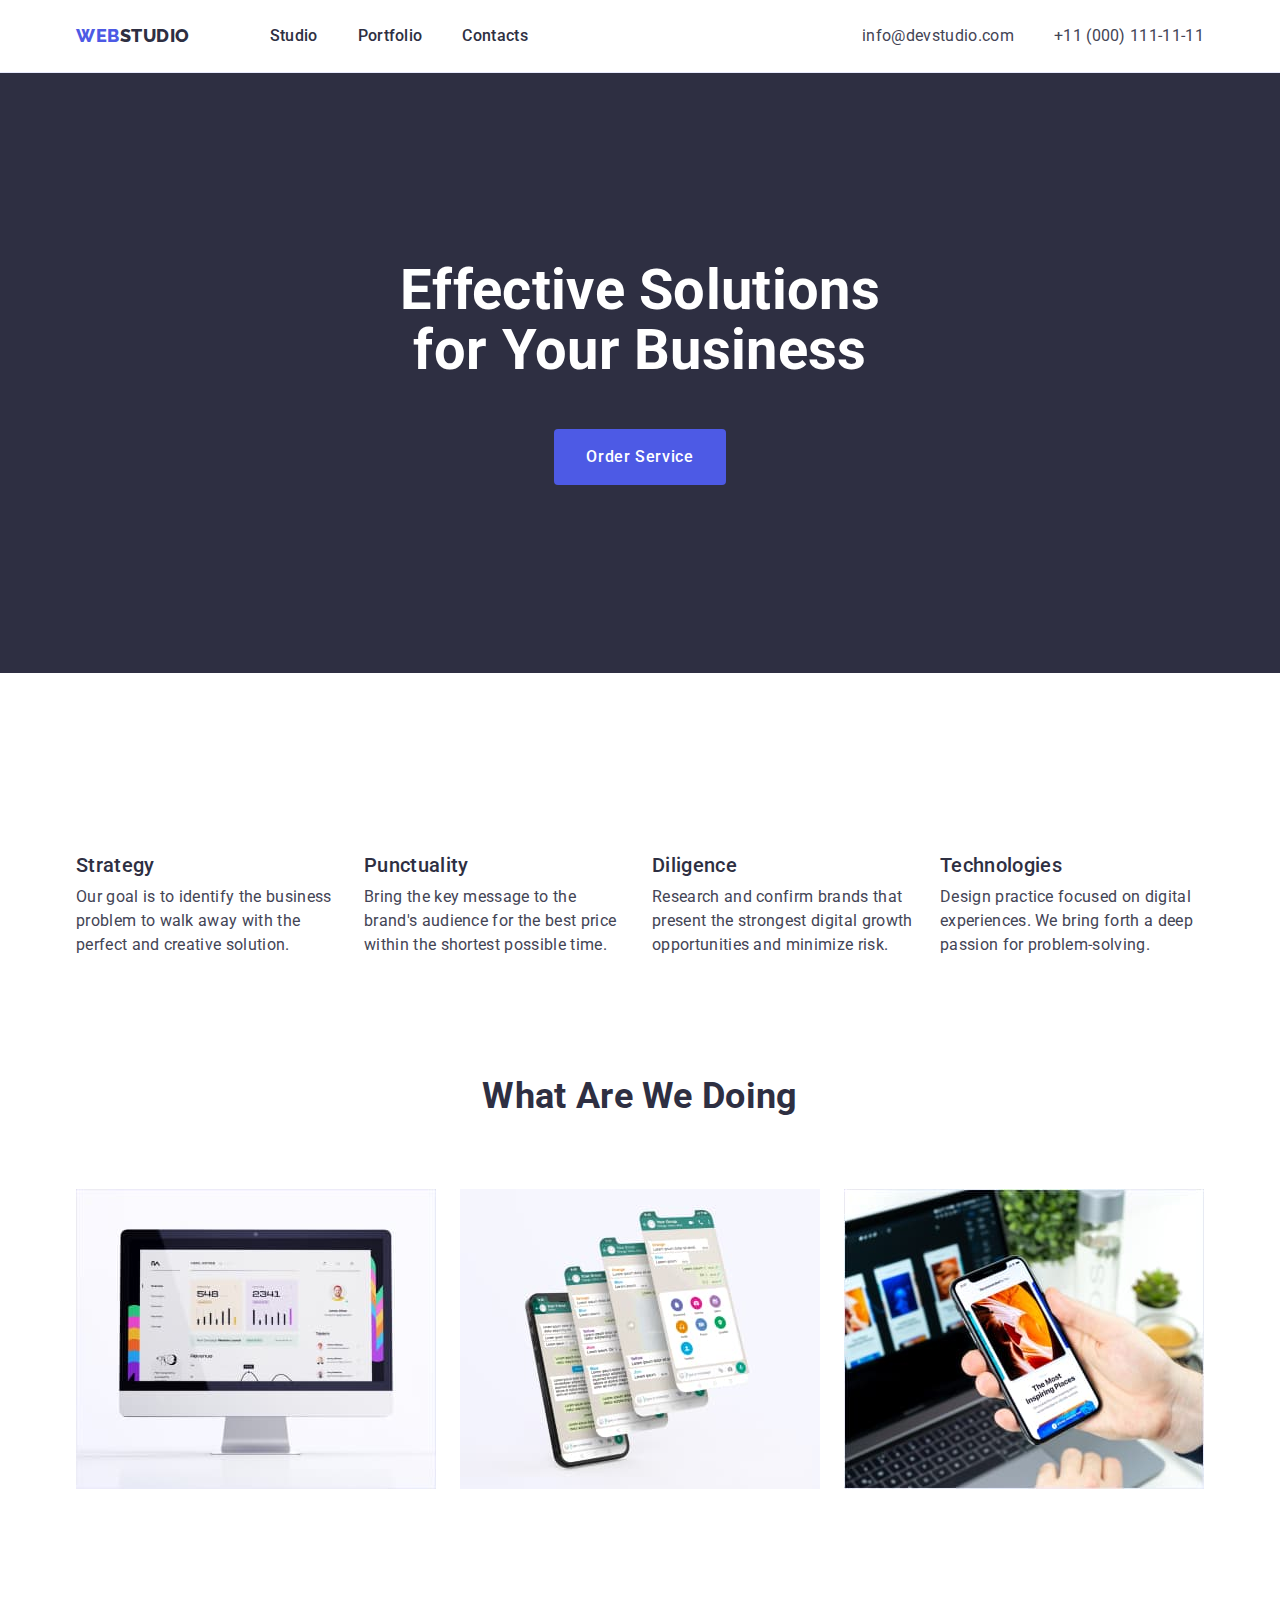
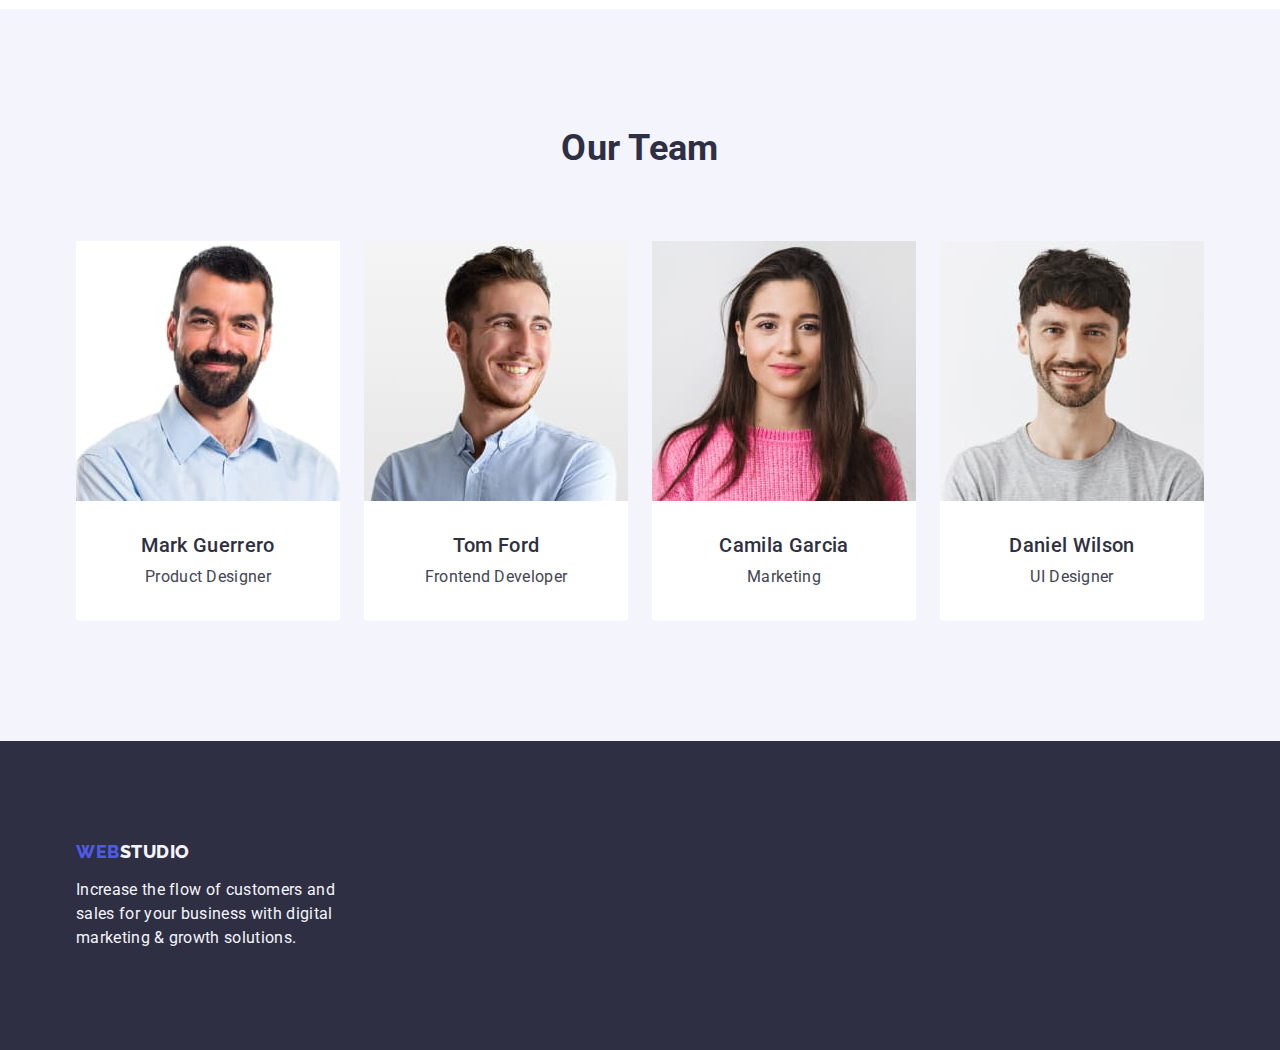
<file: index.html>
<!DOCTYPE html>
<html lang="en">
  <head>
    <meta charset="UTF-8" />
    <meta name="viewport" content="width=device-width, initial-scale=1.0" />
    <meta name="description" content="Web design studio" />
    <title>Web Studio</title>
    <link rel="preconnect" href="https://fonts.googleapis.com" />
    <link rel="preconnect" href="https://fonts.gstatic.com" crossorigin />
    <link
      href="https://fonts.googleapis.com/css2?family=Raleway:wght@800&family=Roboto:wght@400;500;700&display=swap"
      rel="stylesheet"
    />
    <link
      rel="stylesheet"
      href="https://cdn.jsdelivr.net/npm/modern-normalize@2.0.0/modern-normalize.min.css"
    />
    <link rel="stylesheet" href="./css/styles.css" />
  </head>
  <body>
    <!-- HEADER -->
    <header class="page-header">
      <div class="container page-header-container">
        <nav class="header-nav">
          <a class="logotype link" href="./index.html">
            Web<span class="header-logo-color">Studio</span>
          </a>
          <ul class="nav-menu list">
            <li class="nav-menu-item">
              <a class="nav-menu-link link" href="./index.html">Studio</a>
            </li>
            <li class="nav-menu-item">
              <a class="nav-menu-link link" href="./portfolio.html"
                >Portfolio</a
              >
            </li>
            <li class="nav-menu-item">
              <a class="nav-menu-link link" href="">Contacts</a>
            </li>
          </ul>
        </nav>
        <address class="contacts">
          <ul class="contacts-list list">
            <li>
              <a class="contacts-link link" href="mailto:info@devstudio.com"
                >info@devstudio.com</a
              >
            </li>
            <li>
              <a class="contacts-link link" href="tel:+110001111111"
                >+11 (000) 111-11-11</a
              >
            </li>
          </ul>
        </address>
      </div>
    </header>

    <main>
      <!-- HERO -->
      <section class="hero">
        <div class="container hero-container">
          <h1 class="hero-title">Effective Solutions for Your Business</h1>
          <button class="hero-btn" type="button">Order Service</button>
        </div>
      </section>
      <!-- BENEFITS -->
      <section class="benefits section">
        <div class="container">
          <h2 class="section-title visually-hidden">Our benefits</h2>
          <ul class="benefits-list list">
            <li class="benefits-list-item">
              <h3 class="benefits-list-title">Strategy</h3>
              <p class="benefits-text">
                Our goal is to identify the business problem to walk away with
                the perfect and creative solution.
              </p>
            </li>
            <li class="benefits-list-item">
              <h3 class="benefits-list-title">Punctuality</h3>
              <p class="benefits-text">
                Bring the key message to the brand's audience for the best price
                within the shortest possible time.
              </p>
            </li>
            <li class="benefits-list-item">
              <h3 class="benefits-list-title">Diligence</h3>
              <p class="benefits-text">
                Research and confirm brands that present the strongest digital
                growth opportunities and minimize risk.
              </p>
            </li>
            <li class="benefits-list-item">
              <h3 class="benefits-list-title">Technologies</h3>
              <p class="benefits-text">
                Design practice focused on digital experiences. We bring forth a
                deep passion for problem-solving.
              </p>
            </li>
          </ul>
        </div>
      </section>
      <!-- WHAT ARE WE DOING -->
      <section class="what-doing section">
        <div class="container">
          <h2 class="section-title">What are we doing</h2>
          <ul class="what-doing-list list">
            <li class="what-doing-list-item">
              <img
                src="./images/what-do/whatdo1.jpg"
                alt="monitor"
                width="360"
                height="300"
              />
            </li>
            <li class="what-doing-list-item">
              <img
                src="./images/what-do/whatdo2.jpg"
                alt="mobile phone"
                width="360"
                height="300"
              />
            </li>
            <li class="what-doing-list-item">
              <img
                src="./images/what-do/whatdo3.jpg"
                alt="laptop and mobile"
                width="360"
                height="300"
              />
            </li>
          </ul>
        </div>
      </section>
      <!-- OUR TEAM -->
      <section class="our-team section">
        <div class="container">
          <h2 class="section-title">Our Team</h2>
          <ul class="team-list list">
            <li class="team-list-item">
              <img
                src="./images/our-team/mark-guerrero.jpg"
                alt="man Mark Guerrero"
                width="264"
                height="260"
              />
              <div class="member-container">
                <h3 class="team-member-name">Mark Guerrero</h3>
                <p class="team-position">Product Designer</p>
              </div>
            </li>
            <li class="team-list-item">
              <img
                src="./images/our-team/tom-ford.jpg"
                alt="man Tom Ford"
                width="264"
                height="260"
              />
              <div class="member-container">
                <h3 class="team-member-name">Tom Ford</h3>
                <p class="team-position">Frontend Developer</p>
              </div>
            </li>
            <li class="team-list-item">
              <img
                src="./images/our-team/camila-garcia.jpg"
                alt="woman Camila Garcia"
                width="264"
                height="260"
              />
              <div class="member-container">
                <h3 class="team-member-name">Camila Garcia</h3>
                <p class="team-position">Marketing</p>
              </div>
            </li>
            <li class="team-list-item">
              <img
                src="./images/our-team/daniel-wilson.jpg"
                alt="man Daniel Wilson"
                width="264"
                height="260"
              />
              <div class="member-container">
                <h3 class="team-member-name">Daniel Wilson</h3>
                <p class="team-position">UI Designer</p>
              </div>
            </li>
          </ul>
        </div>
      </section>
    </main>
    <!-- FOOTER -->
    <footer class="page-footer">
      <div class="footer-container container">
        <a class="logotype link footer-logo" href="./index.html">
          Web<span class="footer-logo-color">Studio</span>
        </a>
        <p class="footer-text">
          Increase the flow of customers and sales for your business with
          digital marketing & growth solutions.
        </p>
      </div>
    </footer>
  </body>
</html>
</file>
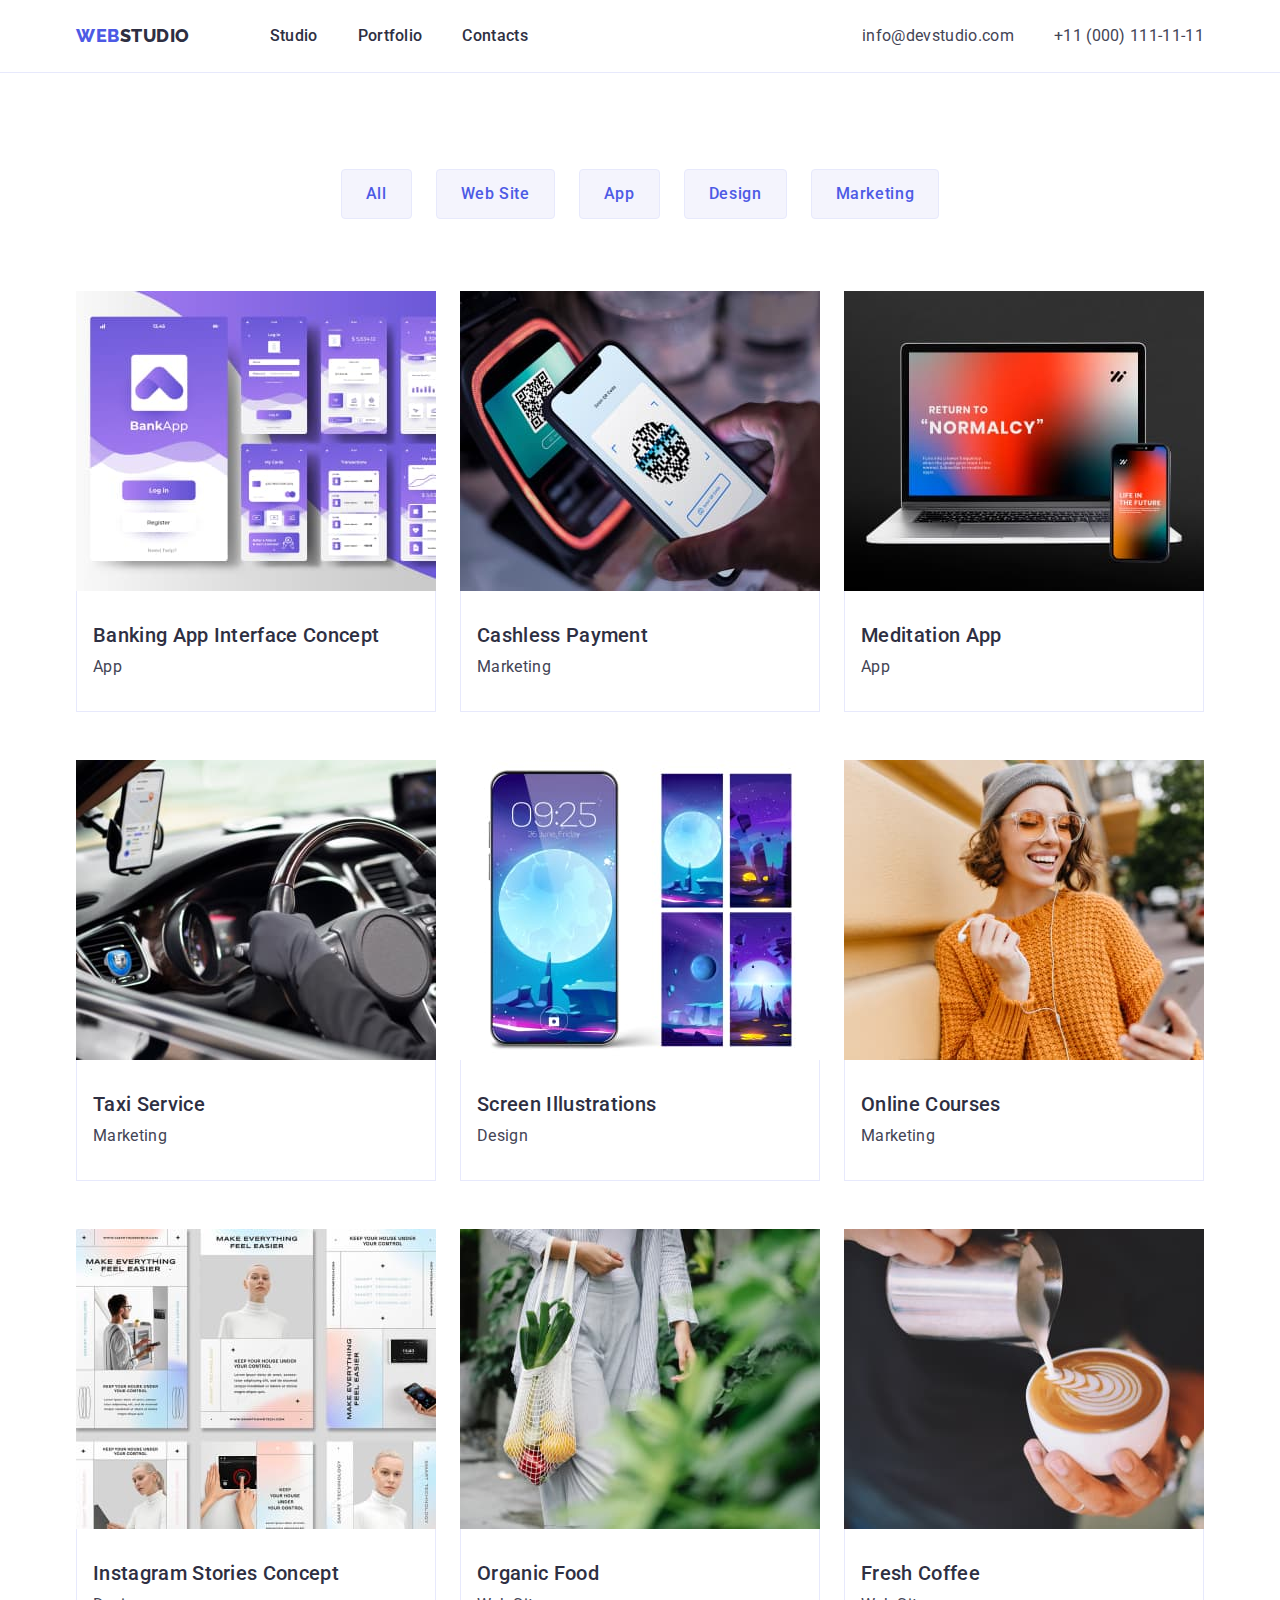
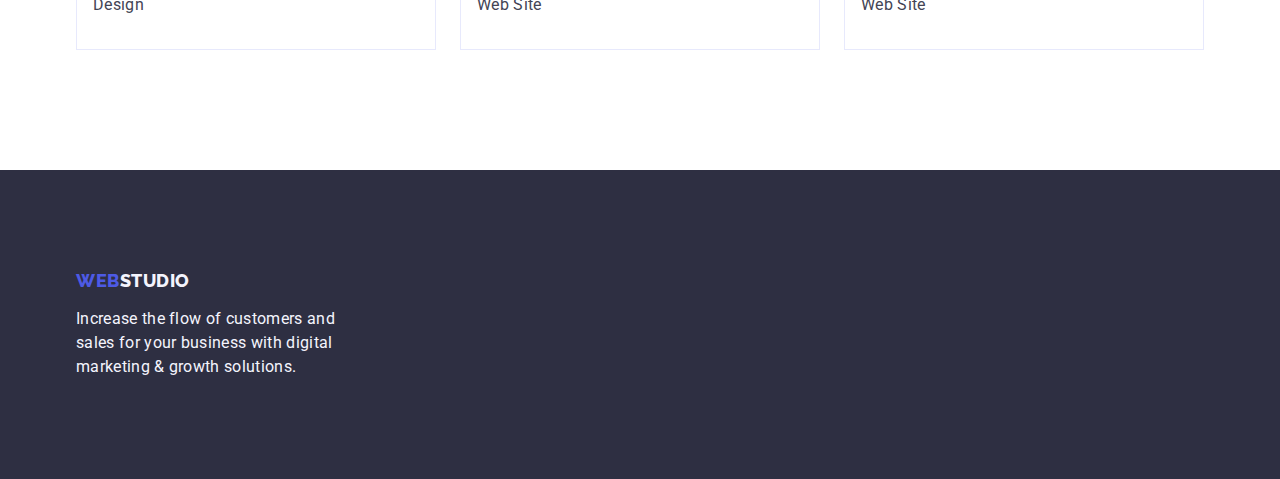
<file: portfolio.html>
<!DOCTYPE html>
<html lang="en">
  <head>
    <meta charset="UTF-8" />
    <meta name="viewport" content="width=device-width, initial-scale=1.0" />
    <meta name="description" content="Web design studio" />
    <title>Portfolio</title>
    <link rel="preconnect" href="https://fonts.googleapis.com" />
    <link rel="preconnect" href="https://fonts.gstatic.com" crossorigin />
    <link
      href="https://fonts.googleapis.com/css2?family=Raleway:wght@800&family=Roboto:wght@400;500;700&display=swap"
      rel="stylesheet"
    />
    <link
      rel="stylesheet"
      href="https://cdn.jsdelivr.net/npm/modern-normalize@2.0.0/modern-normalize.min.css"
    />
    <link rel="stylesheet" href="./css/styles.css" />
  </head>
  <body>
    <!-- HEADER -->
    <header class="page-header">
      <div class="container page-header-container">
        <nav class="header-nav">
          <a class="logotype link" href="./index.html">
            Web<span class="header-logo-color">Studio</span>
          </a>
          <ul class="nav-menu list">
            <li class="nav-menu-item">
              <a class="nav-menu-link link" href="./index.html">Studio</a>
            </li>
            <li class="nav-menu-item">
              <a class="nav-menu-link link" href="./portfolio.html"
                >Portfolio</a
              >
            </li>
            <li class="nav-menu-item">
              <a class="nav-menu-link link" href="">Contacts</a>
            </li>
          </ul>
        </nav>
        <address class="contacts">
          <ul class="contacts-list list">
            <li>
              <a class="contacts-link link" href="mailto:info@devstudio.com"
                >info@devstudio.com</a
              >
            </li>
            <li>
              <a class="contacts-link link" href="tel:+110001111111"
                >+11 (000) 111-11-11</a
              >
            </li>
          </ul>
        </address>
      </div>
    </header>

    <main>
      <section class="portfolio-cards">
        <div class="container">
          <h1 class="section-title visually-hidden">Portfolio Cards</h1>
          <!-- FILTERS -->
          <ul class="filters-list list">
            <li>
              <button class="filters-btn button" type="button">All</button>
            </li>
            <li>
              <button class="filters-btn button" type="button">Web Site</button>
            </li>
            <li>
              <button class="filters-btn button" type="button">App</button>
            </li>
            <li>
              <button class="filters-btn button" type="button">Design</button>
            </li>
            <li>
              <button class="filters-btn button" type="button">
                Marketing
              </button>
            </li>
          </ul>

          <!--PROJECT CARDS  -->
          <ul class="project-cards-list list">
            <li class="project-cards-list-item">
              <a class="project-cards-link link" href="">
                <img
                  src="./images/portfolio-cards/row1-img1.jpg"
                  alt="Banking App Interface Concept"
                  width="360"
                  height="300"
                />
                <div class="project-cards-conteiner">
                  <h2 class="project-cards-title">
                    Banking App Interface Concept
                  </h2>
                  <p class="project-cards-text">App</p>
                </div>
              </a>
            </li>
            <li class="project-cards-list-item">
              <a class="project-cards-link link" href="">
                <img
                  src="./images/portfolio-cards/row1-img2.jpg"
                  alt="Cashless Payment"
                  width="360"
                  height="300"
                />
                <div class="project-cards-conteiner">
                  <h2 class="project-cards-title">Cashless Payment</h2>
                  <p class="project-cards-text">Marketing</p>
                </div>
              </a>
            </li>
            <li class="project-cards-list-item">
              <a class="project-cards-link link" href="">
                <img
                  src="./images/portfolio-cards/row1-img3.jpg"
                  alt="Meditation App"
                  width="360"
                  height="300"
                />
                <div class="project-cards-conteiner">
                  <h2 class="project-cards-title">Meditation App</h2>
                  <p class="project-cards-text">App</p>
                </div>
              </a>
            </li>
            <li class="project-cards-list-item">
              <a class="project-cards-link link" href="">
                <img
                  src="./images/portfolio-cards/row2-img1.jpg"
                  alt="Taxi Service"
                  width="360"
                  height="300"
                />
                <div class="project-cards-conteiner">
                  <h2 class="project-cards-title">Taxi Service</h2>
                  <p class="project-cards-text">Marketing</p>
                </div>
              </a>
            </li>
            <li class="project-cards-list-item">
              <a class="project-cards-link link" href="">
                <img
                  src="./images/portfolio-cards/row2-img2.jpg"
                  alt="Screen Illustrations"
                  width="360"
                  height="300"
                />
                <div class="project-cards-conteiner">
                  <h2 class="project-cards-title">Screen Illustrations</h2>
                  <p class="project-cards-text">Design</p>
                </div>
              </a>
            </li>
            <li class="project-cards-list-item">
              <a class="project-cards-link link" href="">
                <img
                  src="./images/portfolio-cards/row2-img3.jpg"
                  alt="Online Courses"
                  width="360"
                  height="300"
                />
                <div class="project-cards-conteiner">
                  <h2 class="project-cards-title">Online Courses</h2>
                  <p class="project-cards-text">Marketing</p>
                </div>
              </a>
            </li>
            <li class="project-cards-list-item">
              <a class="project-cards-link link" href="">
                <img
                  src="./images/portfolio-cards/row3-img1.jpg"
                  alt="Instagram Stories Concept"
                  width="360"
                  height="300"
                />
                <div class="project-cards-conteiner">
                  <h2 class="project-cards-title">Instagram Stories Concept</h2>
                  <p class="project-cards-text">Design</p>
                </div>
              </a>
            </li>
            <li class="project-cards-list-item">
              <a class="project-cards-link link" href="">
                <img
                  src="./images/portfolio-cards/row3-img2.jpg"
                  alt="Organic Food"
                  width="360"
                  height="300"
                />
                <div class="project-cards-conteiner">
                  <h2 class="project-cards-title">Organic Food</h2>
                  <p class="project-cards-text">Web Site</p>
                </div>
              </a>
            </li>
            <li class="project-cards-list-item">
              <a class="project-cards-link link" href="">
                <img
                  src="./images/portfolio-cards/row3-img3.jpg"
                  alt="Fresh Coffee"
                  width="360"
                  height="300"
                />
                <div class="project-cards-conteiner">
                  <h2 class="project-cards-title">Fresh Coffee</h2>
                  <p class="project-cards-text">Web Site</p>
                </div>
              </a>
            </li>
          </ul>
        </div>
      </section>
    </main>
    <!-- FOOTER -->
    <footer class="page-footer">
      <div class="footer-container container">
        <a class="logotype link footer-logo" href="./index.html">
          Web<span class="footer-logo-color">Studio</span>
        </a>
        <p class="footer-text">
          Increase the flow of customers and sales for your business with
          digital marketing & growth solutions.
        </p>
      </div>
    </footer>
  </body>
</html>
</file>
<file: css/styles.css>
/* ============= VARIABLES ============= */
:root {
    --iris-color: #4D5AE5;
    --navy-blue-color: #2E2F42;
    --slate-color: #434455;
    --white-color: #FFFFFF;
    --cornflower-color: #E7E9FC;
    --cloude-color: #F4F4FD;
    --ocean-color: #404BBF;
    --primary-font: 'Roboto',
        sans-serif;
    --secondary-font: 'Raleway',
        sans-serif;
    --main-font-size: 16px;
    --hero-font-size: 56px;
    --h2-font-size: 36px;
    --h3-font-size: 20px;
    --btn-font-size: 24px;
    --logo-font-size: 18px;
    --medium-font-weight: 500;
    --logo-font-weight: 800;
}
/* ============= /VARIABLES ============= */

/* ============= COMMON STYLES ============= */
h1,
h2,
h3,
h4,
h5,
h6,
p {
    margin-top: 0;
    margin-bottom: 0;
}

ul,
ol {
    padding-left: 0;
    margin-top: 0;
    margin-bottom: 0;
}

img {
    display: block;
}

.list {
    list-style-type: none;
}

.link {
    text-decoration: none;
    color: currentColor;
}

button {
    cursor: pointer;
    font-family: var(--primary-font);
    font-size: var(--main-font-size);
    font-weight: var(--medium-font-weight);
    line-height: 1.5;
    letter-spacing: 0.04em;
}

body {
    font-family: var(--primary-font);
    font-size: var(--main-font-size);
    color: var(--slate-color); 
    background: var(--white-color);
    line-height: 1.5;
    letter-spacing: 0.02em;
}

.container {
    max-width: 1158px;
    margin-left: auto;
    margin-right: auto;
    padding-left: 15px;
    padding-right: 15px;
}

.section-title {
    text-align: center;
    color: var(--navy-blue-color);
    font-size: var(--h2-font-size);
    line-height: 1.11;
    text-transform: capitalize;
    margin-bottom: 72px;
}

.visually-hidden {
    position: absolute;
    width: 1px;
    height: 1px;
    margin: -1px;
    border: 0;
    padding: 0;
    white-space: nowrap;
    clip-path: inset(100%);
    clip: rect(0 0 0 0);
    overflow: hidden;
}
/* ============= /COMMON STYLES ============= */

/* ============= PAGE HEADER ============= */
.page-header {
    border-bottom: 1px solid var(--cornflower-color);
}

.page-header-container {
    display: flex;
    justify-content: space-between;
    align-items: center;
}

.header-nav {
    display: flex;
    align-items: center;
    width: 100%;
    max-width: 452px;
    justify-content: space-between;
}

.header-nav a {
    display: block;
}

.logotype {
    color: var(--iris-color);
    font-family: var(--secondary-font);
    font-size: var(--logo-font-size);
    font-weight: var(--logo-font-weight);
    line-height: 1.17;
    letter-spacing: 0.03em;
    text-transform: uppercase;
    margin-right: 76px;
}

.header-logo-color{
    color: var(--navy-blue-color);
}

.nav-menu {
    display: flex;
    gap: 40px;
    padding-top: 24px;
    padding-bottom: 24px;
}

.nav-menu-link {
    /* display: block; */
    color: var(--navy-blue-color);
    font-weight: var(--medium-font-weight);
}

.contacts {
    font-style: normal;
}

.contacts-list {
    display: flex;
    gap: 40px;
    align-items: center;
    justify-content: center;
    /* padding-top: 24px;
    padding-bottom: 24px; */
}

.nav-menu-link:hover,
.nav-menu-link:focus,
.contacts-link:hover,
.contacts-link:focus {
    color: var(--ocean-color);
}
/* ============= /PAGE HEADER ============= */

/* ============= PAGE HERO ============= */
.hero {
    /* padding: 188px 472px 48px; */
    background: var(--navy-blue-color);
    padding-top: 188px;
    padding-bottom: 188px;
    margin-bottom: 60px;
}

.hero-container {
    display: flex;
    flex-direction: column;
    row-gap: 48px;
    align-items: center;
}

.hero-title {
    max-width: 496px;
    text-align: center;
    color: var(--white-color);
    font-size: var(--hero-font-size);
    line-height: 1.07;
    
}

.hero-btn {
    display: block;
    padding: 16px 32px;
    min-width: 169px;
    height: 56px;
    background: var(--iris-color);
    color: var(--white-color);
    border: none;
    border-radius: 4px;
}

.hero-btn:hover,
.hero-btn:focus {
    background: var(--ocean-color);
}
/* ============= /PAGE HERO ============= */

/* ============= PAGE BENEFITS ============= */
.benefits {
    padding-top: 120px;
    padding-bottom: 120px;
}

.benefits-list {
    display: flex;
    gap: 24px;
}

.benefits-list-item{
    flex-basis: calc((100% - 72px) / 4);
}

.benefits-list-title {
    color: var(--navy-blue-color);
    font-size: var(--h3-font-size);
    font-weight: var(--medium-font-weight);
    line-height: 1.2;
    margin-bottom: 8px;
 }
/* ============= /PAGE BENEFITS ============= */

/* ============= PAGE WHAT DOING ============= */
.what-doing {
    padding-bottom: 120px;
}

.what-doing-list {
    display: flex;
    gap: 24px;   
}

.what-doing-list-item {
    flex-basis: calc((100% - 2 * 24) / 3);
}
/* ============= /PAGE WHAT DOING ============= */

/* ============= PAGE OUR TEAM ============= */
.our-team {
    background-color: var(--cloude-color);
    padding: 120px 0;
}

.team-list {
    display: flex;
    gap: 24px;
}

.team-list-item {
    background-color: var(--white-color);
    flex-basis: calc((100% - 3* 24) / 4);
    border-radius: 0px 0px 4px 4px;
}

.member-container {
    display: flex;
    flex-direction: column;
    padding: 32px 0;
}

.team-main-title {
    text-align: center;
    color: var(--navy-blue-color);
    font-size: var(--h2-font-size);
    line-height: 1.11;
    text-transform: capitalize;
}

.team-member-name {
    color: var(--navy-blue-color);
    font-size: var(--h3-font-size);
    font-weight: var(--medium-font-weight);
    line-height: 1.2;
    margin-bottom: 8px;
    text-align: center;
}

.team-position {
    text-align: center;
}
/* ============= /PAGE OUR TEAM ============= */

/* ============= PAGE FOOTER ============= */
.page-footer {
    background: var(--navy-blue-color);
    color: var(--cloude-color);
    padding-top: 100px;
    padding-bottom: 100px;
}

.footer-logo {
    display: inline-block;
    margin-bottom: 16px;
}

.footer-logo-color {
    color: var(--cloude-color);
}

.footer-text{
    width: 264px;
}
/* ============= /PAGE FOOTER ============= */

/* ============= PORTFOLIO FILTERS ============= */
.portfolio-cards {
    padding-top: 96px;
    padding-bottom: 120px;
}

.filters-list {
    display: flex;
    gap: 24px;
    justify-content: center;
    margin-bottom: 72px;
}

.filters-btn {
    background: var(--cloude-color);
    color: var(--iris-color);
    padding: 12px 24px;
    border-radius: 4px;
    border: 1px solid var(--cornflower-color);

}

.filters-btn:hover,
.filters-btn:focus {
    background: var(--ocean-color);
    color: var(--white-color);
    border: 1px solid transparent;
}
/* ============= /PORTFOLIO FILTERS ============= */

/* ============= PORTFOLIO PROJECT CARDS ============= */
.project-cards-list {
    display: flex;
    flex-wrap: wrap;
    flex-basis: calc((100% - 2 * 24px) / 3);
    gap: 48px 24px; 
}

.project-cards-conteiner {
    padding: 32px 16px;
    border: 1px solid var(--cornflower-color);
    border-top: none;
}

.project-cards-title{
    color: var(--navy-blue-color);
    font-size: var(--h3-font-size);
    font-weight: var(--medium-font-weight);
    line-height: 1.2;
    margin-bottom: 8px;
}
/* ============= /PORTFOLIO PROJECT CARDS ============= */
</file>
